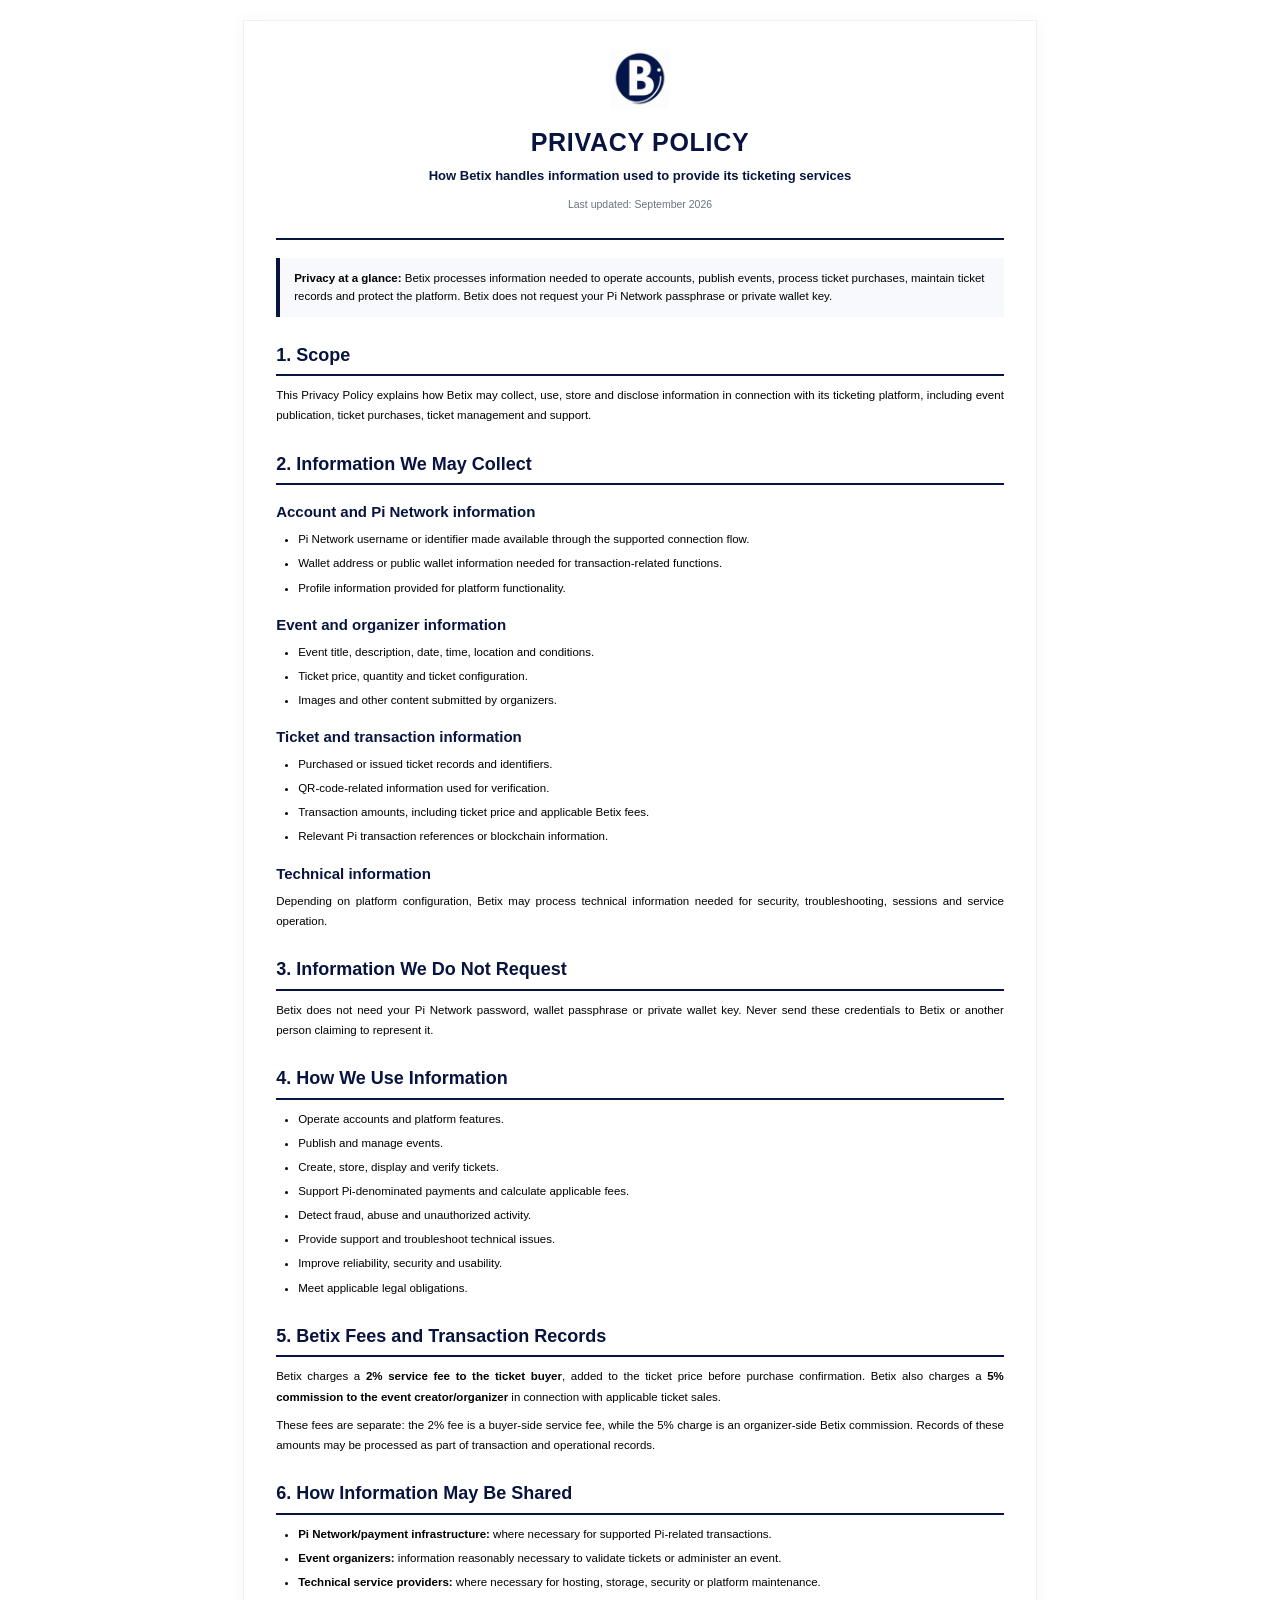
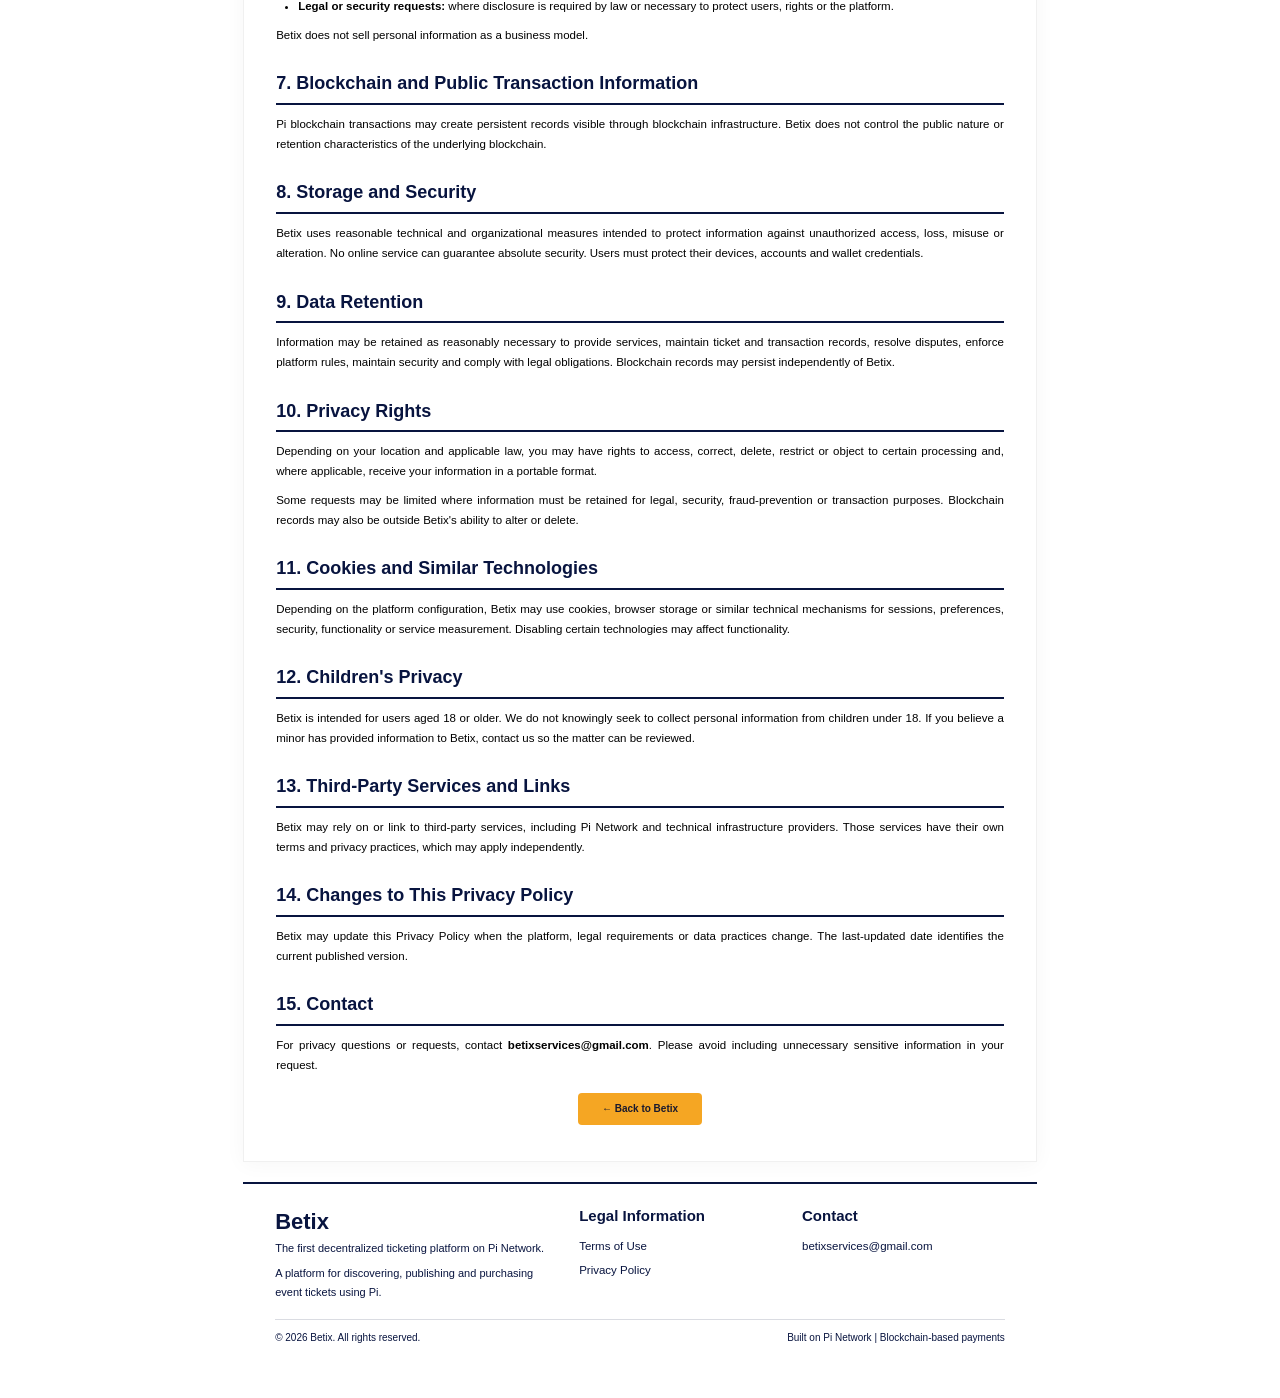
<file: privacy.html>
<!DOCTYPE html>
<html lang="en">
<head><meta charset="UTF-8"><meta name="viewport" content="width=device-width, initial-scale=1.0">
<title>Privacy Policy - Betix</title><style>
*{margin:0;padding:0;box-sizing:border-box}
:root{--blue:#08143F;--gold:#F5A623}
body{background:#fff;font-family:'Segoe UI','Helvetica Neue',Arial,sans-serif;color:#000;line-height:1.6;padding:20px 15px 40px}
.container{max-width:210mm;margin:auto;padding:28px 32px 36px;background:#fff;box-shadow:0 2px 20px rgba(0,0,0,.04);border:1px solid #f0f0f0}
h1,h2,h3,h4{color:var(--blue);font-weight:700}
h1{font-size:27px;margin-bottom:6px;letter-spacing:.7px}
h2{font-size:18px;margin-top:24px;margin-bottom:9px;padding-bottom:5px;border-bottom:2px solid var(--blue)}
h3{font-size:15px;margin-top:15px;margin-bottom:5px}
p,li{font-size:11.5px;line-height:1.75}
p{margin-bottom:8px;text-align:justify}
ul,ol{padding-left:22px;margin:5px 0 9px}
li{margin-bottom:4px}
.header{text-align:center;padding-bottom:16px;border-bottom:2px solid var(--blue);margin-bottom:18px}
.logo{height:60px;max-width:180px;object-fit:contain}
.header h1{font-size:25px;margin:5px 0 3px}
.subtitle{font-size:13px!important;color:var(--blue)!important;font-weight:600;text-align:center!important}
.updated{font-size:10.5px!important;color:#6b7280!important;text-align:center!important}
.notice{background:#f7f9fc;border-left:4px solid var(--blue);padding:11px 14px;margin:13px 0;font-size:11.5px}
table{width:100%;border-collapse:collapse;margin:9px 0 12px;font-size:11px}
th{background:var(--blue);color:#fff;padding:8px;text-align:left}
td{padding:8px;border-bottom:1px solid #e5e7eb}
tr:nth-child(even) td{background:#f8fafc}
.back{text-align:center;margin-top:18px}
.back a{display:inline-block;padding:8px 24px;background:var(--gold);color:#1a1a2e;text-decoration:none;font-size:10px;font-weight:700;border-radius:4px}
footer{max-width:210mm;margin:20px auto 0;padding:20px 32px 12px;border-top:2px solid var(--blue);color:var(--blue)}
.footer-grid{display:grid;grid-template-columns:1.4fr 1fr 1fr;gap:20px}
footer h4{font-size:15px;margin-bottom:8px}
footer ul{list-style:none;padding:0;margin:0}
footer a{color:var(--blue);text-decoration:none;font-size:11.5px}
.footer-logo{font-size:22px;font-weight:800}
.footer-slogan,.footer-desc{font-size:11px!important;color:var(--blue)!important;text-align:left!important;margin-bottom:5px}
.footer-bottom{margin-top:12px;padding-top:10px;border-top:1px solid rgba(8,20,63,.15);display:flex;justify-content:space-between;gap:10px;flex-wrap:wrap;font-size:10px}
@media(max-width:768px){body{padding:10px 8px 25px}.container{padding:16px 12px 22px}h1{font-size:20px}h2{font-size:15px}h3{font-size:13px}p,li,.notice{font-size:10.5px}.logo{height:42px}.header h1{font-size:18px}.subtitle{font-size:11px!important}footer{padding:16px 14px 10px}.footer-grid{grid-template-columns:1fr;gap:12px}.footer-bottom{flex-direction:column;text-align:center}}
@media print{body{padding:0}.container{box-shadow:none;border:none;max-width:100%}.back{display:none}}
</style></head><body>
<div class="container">
<header class="header">
<img class="logo" src="Logo.jpg.jpeg" alt="Betix Logo">
<h1>PRIVACY POLICY</h1>
<p class="subtitle">How Betix handles information used to provide its ticketing services</p>
<p class="updated">Last updated: September 2026</p>
</header>

<div class="notice"><strong>Privacy at a glance:</strong> Betix processes information needed to operate accounts, publish events, process ticket purchases, maintain ticket records and protect the platform. Betix does not request your Pi Network passphrase or private wallet key.</div>
<h2>1. Scope</h2>
<p>This Privacy Policy explains how Betix may collect, use, store and disclose information in connection with its ticketing platform, including event publication, ticket purchases, ticket management and support.</p>
<h2>2. Information We May Collect</h2>
<h3>Account and Pi Network information</h3>
<ul><li>Pi Network username or identifier made available through the supported connection flow.</li><li>Wallet address or public wallet information needed for transaction-related functions.</li><li>Profile information provided for platform functionality.</li></ul>
<h3>Event and organizer information</h3>
<ul><li>Event title, description, date, time, location and conditions.</li><li>Ticket price, quantity and ticket configuration.</li><li>Images and other content submitted by organizers.</li></ul>
<h3>Ticket and transaction information</h3>
<ul><li>Purchased or issued ticket records and identifiers.</li><li>QR-code-related information used for verification.</li><li>Transaction amounts, including ticket price and applicable Betix fees.</li><li>Relevant Pi transaction references or blockchain information.</li></ul>
<h3>Technical information</h3>
<p>Depending on platform configuration, Betix may process technical information needed for security, troubleshooting, sessions and service operation.</p>
<h2>3. Information We Do Not Request</h2>
<p>Betix does not need your Pi Network password, wallet passphrase or private wallet key. Never send these credentials to Betix or another person claiming to represent it.</p>
<h2>4. How We Use Information</h2>
<ul><li>Operate accounts and platform features.</li><li>Publish and manage events.</li><li>Create, store, display and verify tickets.</li><li>Support Pi-denominated payments and calculate applicable fees.</li><li>Detect fraud, abuse and unauthorized activity.</li><li>Provide support and troubleshoot technical issues.</li><li>Improve reliability, security and usability.</li><li>Meet applicable legal obligations.</li></ul>
<h2>5. Betix Fees and Transaction Records</h2>
<p>Betix charges a <strong>2% service fee to the ticket buyer</strong>, added to the ticket price before purchase confirmation. Betix also charges a <strong>5% commission to the event creator/organizer</strong> in connection with applicable ticket sales.</p>
<p>These fees are separate: the 2% fee is a buyer-side service fee, while the 5% charge is an organizer-side Betix commission. Records of these amounts may be processed as part of transaction and operational records.</p>
<h2>6. How Information May Be Shared</h2>
<ul><li><strong>Pi Network/payment infrastructure:</strong> where necessary for supported Pi-related transactions.</li><li><strong>Event organizers:</strong> information reasonably necessary to validate tickets or administer an event.</li><li><strong>Technical service providers:</strong> where necessary for hosting, storage, security or platform maintenance.</li><li><strong>Legal or security requests:</strong> where disclosure is required by law or necessary to protect users, rights or the platform.</li></ul>
<p>Betix does not sell personal information as a business model.</p>
<h2>7. Blockchain and Public Transaction Information</h2>
<p>Pi blockchain transactions may create persistent records visible through blockchain infrastructure. Betix does not control the public nature or retention characteristics of the underlying blockchain.</p>
<h2>8. Storage and Security</h2>
<p>Betix uses reasonable technical and organizational measures intended to protect information against unauthorized access, loss, misuse or alteration. No online service can guarantee absolute security. Users must protect their devices, accounts and wallet credentials.</p>
<h2>9. Data Retention</h2>
<p>Information may be retained as reasonably necessary to provide services, maintain ticket and transaction records, resolve disputes, enforce platform rules, maintain security and comply with legal obligations. Blockchain records may persist independently of Betix.</p>
<h2>10. Privacy Rights</h2>
<p>Depending on your location and applicable law, you may have rights to access, correct, delete, restrict or object to certain processing and, where applicable, receive your information in a portable format.</p>
<p>Some requests may be limited where information must be retained for legal, security, fraud-prevention or transaction purposes. Blockchain records may also be outside Betix's ability to alter or delete.</p>
<h2>11. Cookies and Similar Technologies</h2>
<p>Depending on the platform configuration, Betix may use cookies, browser storage or similar technical mechanisms for sessions, preferences, security, functionality or service measurement. Disabling certain technologies may affect functionality.</p>
<h2>12. Children's Privacy</h2>
<p>Betix is intended for users aged 18 or older. We do not knowingly seek to collect personal information from children under 18. If you believe a minor has provided information to Betix, contact us so the matter can be reviewed.</p>
<h2>13. Third-Party Services and Links</h2>
<p>Betix may rely on or link to third-party services, including Pi Network and technical infrastructure providers. Those services have their own terms and privacy practices, which may apply independently.</p>
<h2>14. Changes to This Privacy Policy</h2>
<p>Betix may update this Privacy Policy when the platform, legal requirements or data practices change. The last-updated date identifies the current published version.</p>
<h2>15. Contact</h2>
<p>For privacy questions or requests, contact <strong>betixservices@gmail.com</strong>. Please avoid including unnecessary sensitive information in your request.</p>

<div class="back"><a href="index.html">← Back to Betix</a></div>
</div>
<footer>
<div class="footer-grid">
<div><div class="footer-logo">Betix</div><p class="footer-slogan">The first decentralized ticketing platform on Pi Network.</p><p class="footer-desc">A platform for discovering, publishing and purchasing event tickets using Pi.</p></div>
<div><h4>Legal Information</h4><ul><li><a href="terms.html">Terms of Use</a></li><li><a href="privacy.html">Privacy Policy</a></li></ul></div>
<div><h4>Contact</h4><ul><li><a href="mailto:betixservices@gmail.com">betixservices@gmail.com</a></li></ul></div>
</div>
<div class="footer-bottom"><span>© 2026 Betix. All rights reserved.</span><span>Built on Pi Network | Blockchain-based payments</span></div>
</footer></body></html>
</file>
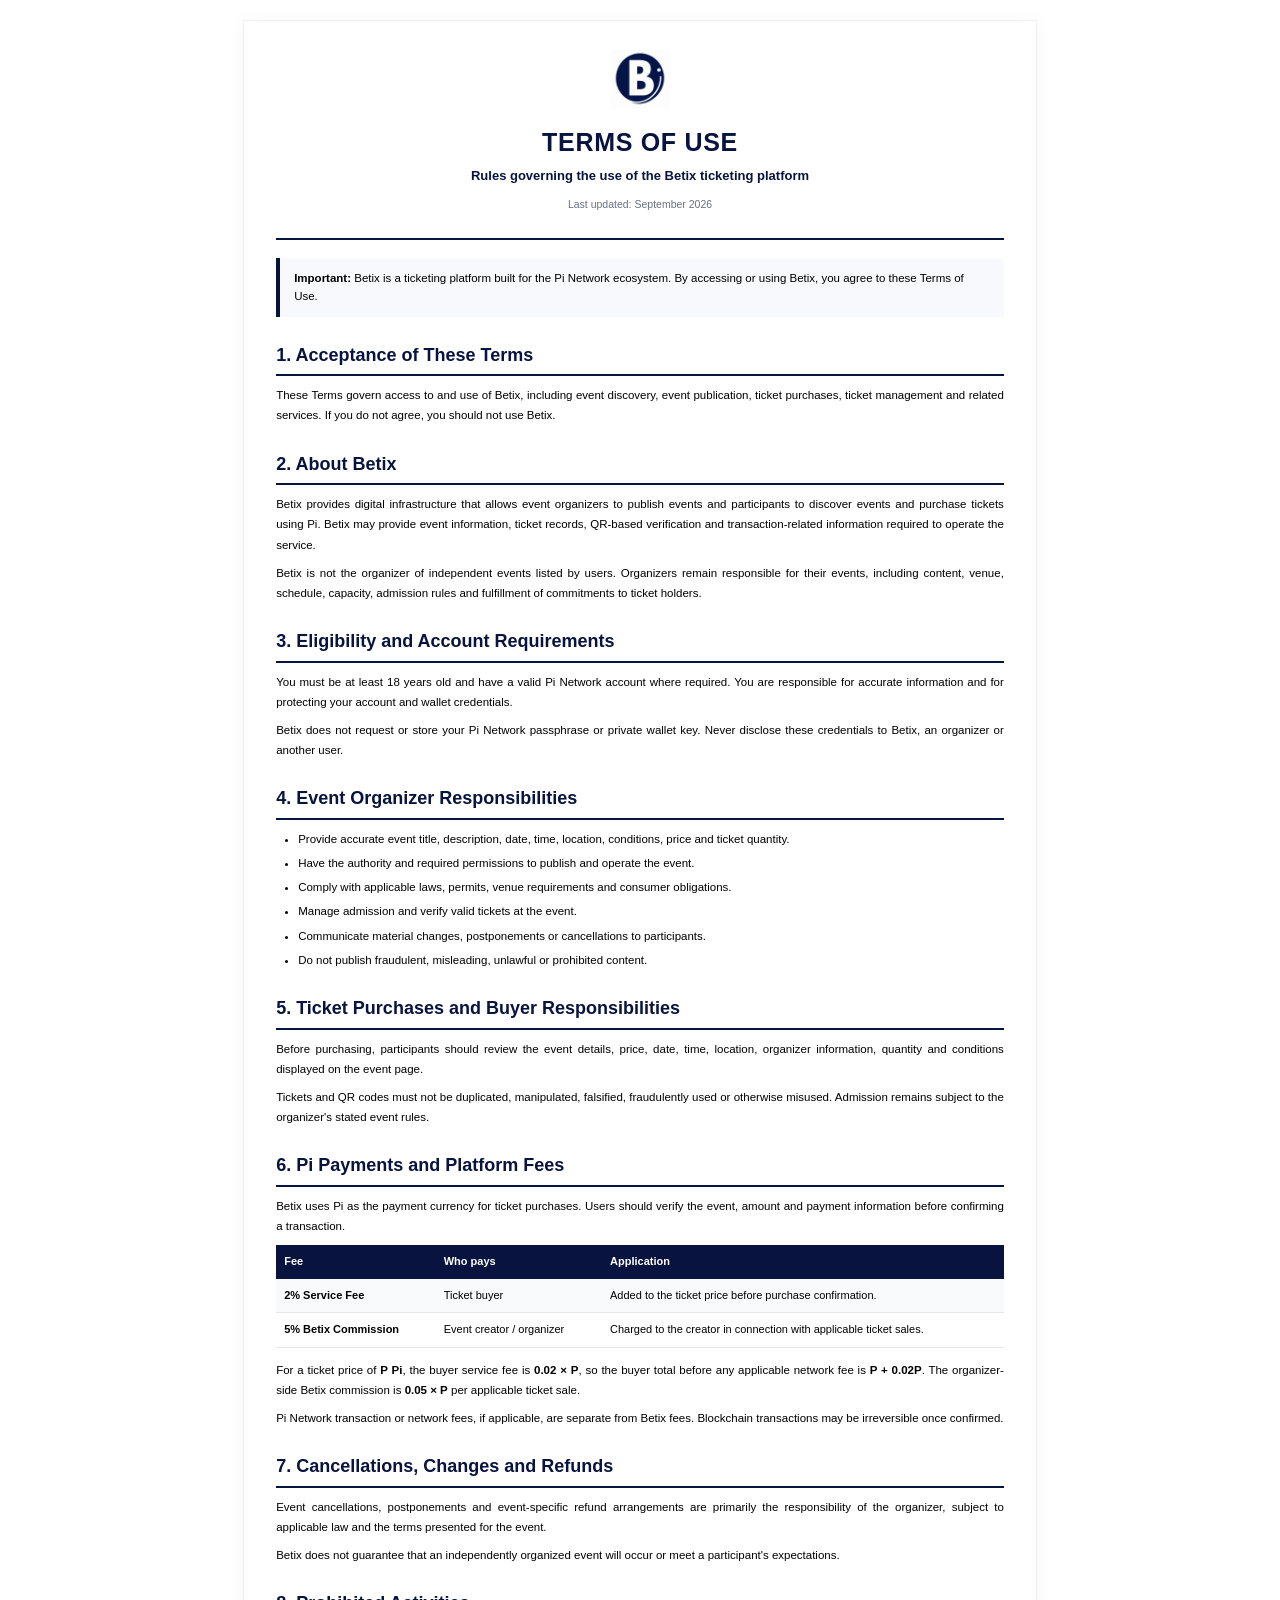
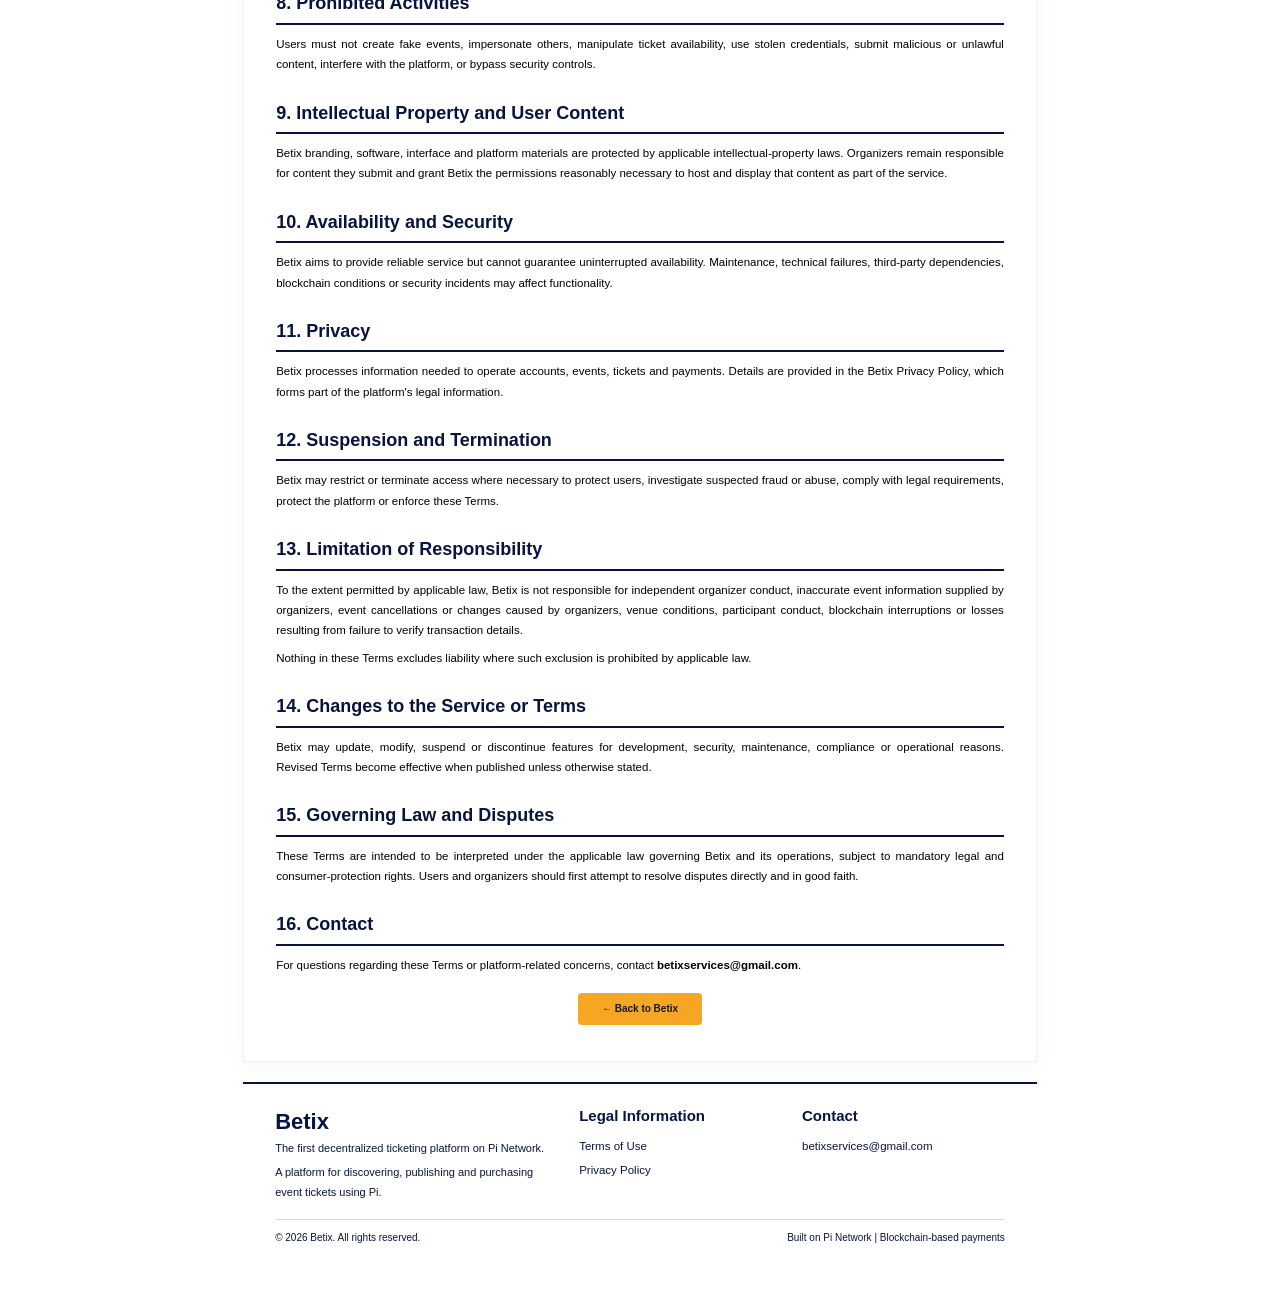
<file: terms.html>
<!DOCTYPE html>
<html lang="en">
<head><meta charset="UTF-8"><meta name="viewport" content="width=device-width, initial-scale=1.0">
<title>Terms of Use - Betix</title><style>
*{margin:0;padding:0;box-sizing:border-box}
:root{--blue:#08143F;--gold:#F5A623}
body{background:#fff;font-family:'Segoe UI','Helvetica Neue',Arial,sans-serif;color:#000;line-height:1.6;padding:20px 15px 40px}
.container{max-width:210mm;margin:auto;padding:28px 32px 36px;background:#fff;box-shadow:0 2px 20px rgba(0,0,0,.04);border:1px solid #f0f0f0}
h1,h2,h3,h4{color:var(--blue);font-weight:700}
h1{font-size:27px;margin-bottom:6px;letter-spacing:.7px}
h2{font-size:18px;margin-top:24px;margin-bottom:9px;padding-bottom:5px;border-bottom:2px solid var(--blue)}
h3{font-size:15px;margin-top:15px;margin-bottom:5px}
p,li{font-size:11.5px;line-height:1.75}
p{margin-bottom:8px;text-align:justify}
ul,ol{padding-left:22px;margin:5px 0 9px}
li{margin-bottom:4px}
.header{text-align:center;padding-bottom:16px;border-bottom:2px solid var(--blue);margin-bottom:18px}
.logo{height:60px;max-width:180px;object-fit:contain}
.header h1{font-size:25px;margin:5px 0 3px}
.subtitle{font-size:13px!important;color:var(--blue)!important;font-weight:600;text-align:center!important}
.updated{font-size:10.5px!important;color:#6b7280!important;text-align:center!important}
.notice{background:#f7f9fc;border-left:4px solid var(--blue);padding:11px 14px;margin:13px 0;font-size:11.5px}
table{width:100%;border-collapse:collapse;margin:9px 0 12px;font-size:11px}
th{background:var(--blue);color:#fff;padding:8px;text-align:left}
td{padding:8px;border-bottom:1px solid #e5e7eb}
tr:nth-child(even) td{background:#f8fafc}
.back{text-align:center;margin-top:18px}
.back a{display:inline-block;padding:8px 24px;background:var(--gold);color:#1a1a2e;text-decoration:none;font-size:10px;font-weight:700;border-radius:4px}
footer{max-width:210mm;margin:20px auto 0;padding:20px 32px 12px;border-top:2px solid var(--blue);color:var(--blue)}
.footer-grid{display:grid;grid-template-columns:1.4fr 1fr 1fr;gap:20px}
footer h4{font-size:15px;margin-bottom:8px}
footer ul{list-style:none;padding:0;margin:0}
footer a{color:var(--blue);text-decoration:none;font-size:11.5px}
.footer-logo{font-size:22px;font-weight:800}
.footer-slogan,.footer-desc{font-size:11px!important;color:var(--blue)!important;text-align:left!important;margin-bottom:5px}
.footer-bottom{margin-top:12px;padding-top:10px;border-top:1px solid rgba(8,20,63,.15);display:flex;justify-content:space-between;gap:10px;flex-wrap:wrap;font-size:10px}
@media(max-width:768px){body{padding:10px 8px 25px}.container{padding:16px 12px 22px}h1{font-size:20px}h2{font-size:15px}h3{font-size:13px}p,li,.notice{font-size:10.5px}.logo{height:42px}.header h1{font-size:18px}.subtitle{font-size:11px!important}footer{padding:16px 14px 10px}.footer-grid{grid-template-columns:1fr;gap:12px}.footer-bottom{flex-direction:column;text-align:center}}
@media print{body{padding:0}.container{box-shadow:none;border:none;max-width:100%}.back{display:none}}
</style></head><body>
<div class="container">
<header class="header">
<img class="logo" src="Logo.jpg.jpeg" alt="Betix Logo">
<h1>TERMS OF USE</h1>
<p class="subtitle">Rules governing the use of the Betix ticketing platform</p>
<p class="updated">Last updated: September 2026</p>
</header>

<div class="notice"><strong>Important:</strong> Betix is a ticketing platform built for the Pi Network ecosystem. By accessing or using Betix, you agree to these Terms of Use.</div>
<h2>1. Acceptance of These Terms</h2>
<p>These Terms govern access to and use of Betix, including event discovery, event publication, ticket purchases, ticket management and related services. If you do not agree, you should not use Betix.</p>
<h2>2. About Betix</h2>
<p>Betix provides digital infrastructure that allows event organizers to publish events and participants to discover events and purchase tickets using Pi. Betix may provide event information, ticket records, QR-based verification and transaction-related information required to operate the service.</p>
<p>Betix is not the organizer of independent events listed by users. Organizers remain responsible for their events, including content, venue, schedule, capacity, admission rules and fulfillment of commitments to ticket holders.</p>
<h2>3. Eligibility and Account Requirements</h2>
<p>You must be at least 18 years old and have a valid Pi Network account where required. You are responsible for accurate information and for protecting your account and wallet credentials.</p>
<p>Betix does not request or store your Pi Network passphrase or private wallet key. Never disclose these credentials to Betix, an organizer or another user.</p>
<h2>4. Event Organizer Responsibilities</h2>
<ul><li>Provide accurate event title, description, date, time, location, conditions, price and ticket quantity.</li><li>Have the authority and required permissions to publish and operate the event.</li><li>Comply with applicable laws, permits, venue requirements and consumer obligations.</li><li>Manage admission and verify valid tickets at the event.</li><li>Communicate material changes, postponements or cancellations to participants.</li><li>Do not publish fraudulent, misleading, unlawful or prohibited content.</li></ul>
<h2>5. Ticket Purchases and Buyer Responsibilities</h2>
<p>Before purchasing, participants should review the event details, price, date, time, location, organizer information, quantity and conditions displayed on the event page.</p>
<p>Tickets and QR codes must not be duplicated, manipulated, falsified, fraudulently used or otherwise misused. Admission remains subject to the organizer's stated event rules.</p>
<h2>6. Pi Payments and Platform Fees</h2>
<p>Betix uses Pi as the payment currency for ticket purchases. Users should verify the event, amount and payment information before confirming a transaction.</p>
<table><tr><th>Fee</th><th>Who pays</th><th>Application</th></tr>
<tr><td><strong>2% Service Fee</strong></td><td>Ticket buyer</td><td>Added to the ticket price before purchase confirmation.</td></tr>
<tr><td><strong>5% Betix Commission</strong></td><td>Event creator / organizer</td><td>Charged to the creator in connection with applicable ticket sales.</td></tr></table>
<p>For a ticket price of <strong>P Pi</strong>, the buyer service fee is <strong>0.02 × P</strong>, so the buyer total before any applicable network fee is <strong>P + 0.02P</strong>. The organizer-side Betix commission is <strong>0.05 × P</strong> per applicable ticket sale.</p>
<p>Pi Network transaction or network fees, if applicable, are separate from Betix fees. Blockchain transactions may be irreversible once confirmed.</p>
<h2>7. Cancellations, Changes and Refunds</h2>
<p>Event cancellations, postponements and event-specific refund arrangements are primarily the responsibility of the organizer, subject to applicable law and the terms presented for the event.</p>
<p>Betix does not guarantee that an independently organized event will occur or meet a participant's expectations.</p>
<h2>8. Prohibited Activities</h2>
<p>Users must not create fake events, impersonate others, manipulate ticket availability, use stolen credentials, submit malicious or unlawful content, interfere with the platform, or bypass security controls.</p>
<h2>9. Intellectual Property and User Content</h2>
<p>Betix branding, software, interface and platform materials are protected by applicable intellectual-property laws. Organizers remain responsible for content they submit and grant Betix the permissions reasonably necessary to host and display that content as part of the service.</p>
<h2>10. Availability and Security</h2>
<p>Betix aims to provide reliable service but cannot guarantee uninterrupted availability. Maintenance, technical failures, third-party dependencies, blockchain conditions or security incidents may affect functionality.</p>
<h2>11. Privacy</h2>
<p>Betix processes information needed to operate accounts, events, tickets and payments. Details are provided in the Betix Privacy Policy, which forms part of the platform's legal information.</p>
<h2>12. Suspension and Termination</h2>
<p>Betix may restrict or terminate access where necessary to protect users, investigate suspected fraud or abuse, comply with legal requirements, protect the platform or enforce these Terms.</p>
<h2>13. Limitation of Responsibility</h2>
<p>To the extent permitted by applicable law, Betix is not responsible for independent organizer conduct, inaccurate event information supplied by organizers, event cancellations or changes caused by organizers, venue conditions, participant conduct, blockchain interruptions or losses resulting from failure to verify transaction details.</p>
<p>Nothing in these Terms excludes liability where such exclusion is prohibited by applicable law.</p>
<h2>14. Changes to the Service or Terms</h2>
<p>Betix may update, modify, suspend or discontinue features for development, security, maintenance, compliance or operational reasons. Revised Terms become effective when published unless otherwise stated.</p>
<h2>15. Governing Law and Disputes</h2>
<p>These Terms are intended to be interpreted under the applicable law governing Betix and its operations, subject to mandatory legal and consumer-protection rights. Users and organizers should first attempt to resolve disputes directly and in good faith.</p>
<h2>16. Contact</h2>
<p>For questions regarding these Terms or platform-related concerns, contact <strong>betixservices@gmail.com</strong>.</p>

<div class="back"><a href="index.html">← Back to Betix</a></div>
</div>
<footer>
<div class="footer-grid">
<div><div class="footer-logo">Betix</div><p class="footer-slogan">The first decentralized ticketing platform on Pi Network.</p><p class="footer-desc">A platform for discovering, publishing and purchasing event tickets using Pi.</p></div>
<div><h4>Legal Information</h4><ul><li><a href="terms.html">Terms of Use</a></li><li><a href="privacy.html">Privacy Policy</a></li></ul></div>
<div><h4>Contact</h4><ul><li><a href="mailto:betixservices@gmail.com">betixservices@gmail.com</a></li></ul></div>
</div>
<div class="footer-bottom"><span>© 2026 Betix. All rights reserved.</span><span>Built on Pi Network | Blockchain-based payments</span></div>
</footer></body></html>
</file>
